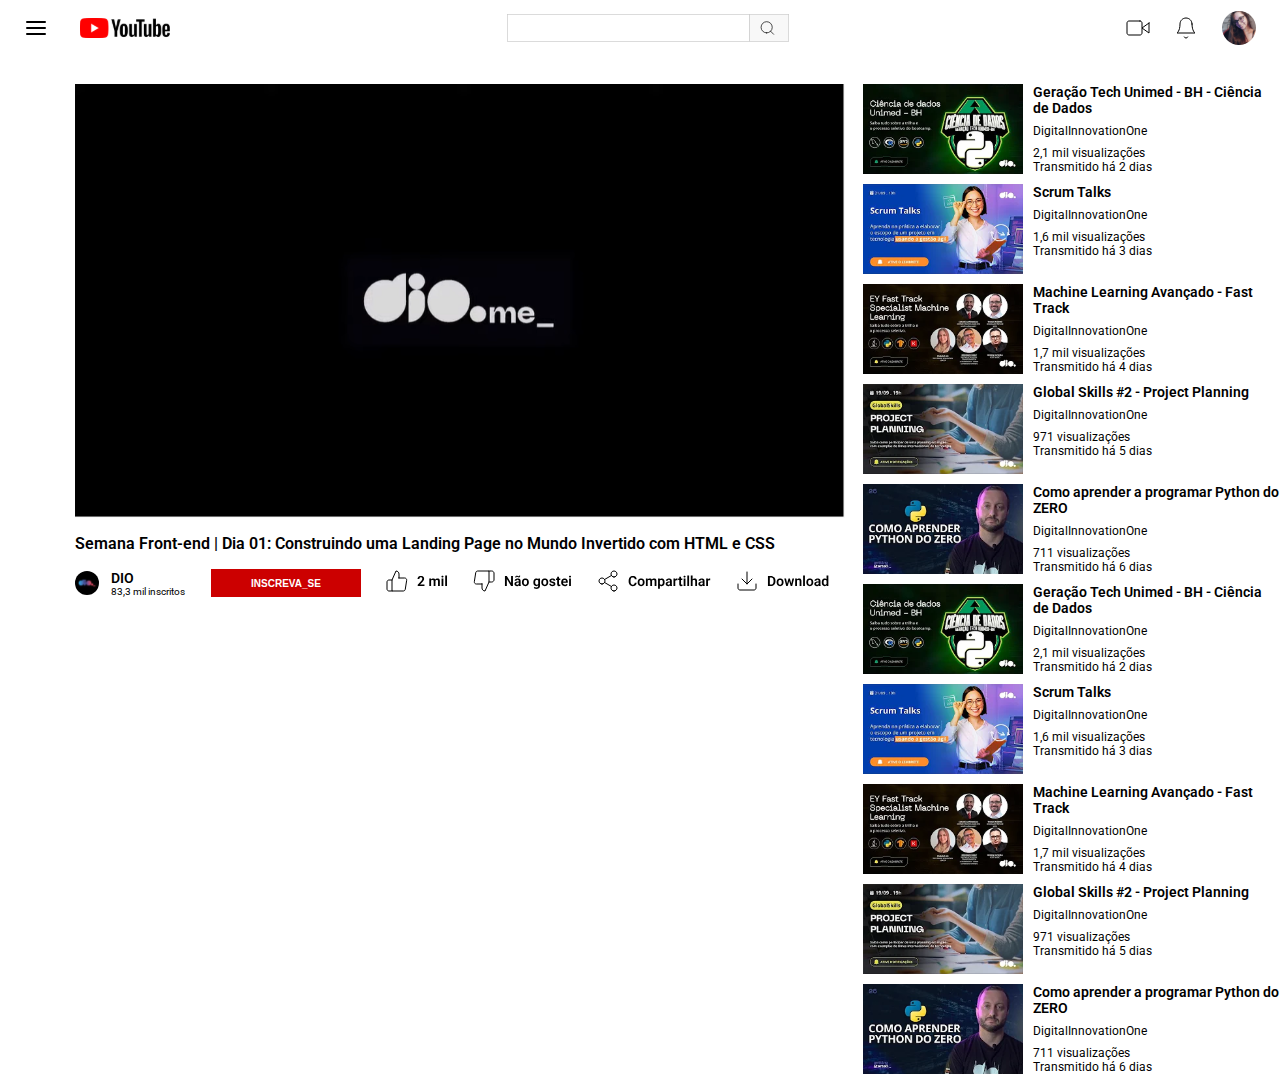
<file: clone pagina youtube/index.html>
<!DOCTYPE html>
<html lang="en">
  <head>
    <meta charset="UTF-8" />
    <meta name="viewport" content="width=device-width, initial-scale=1.0" />
    <title>You Tube</title>
    <link rel="preconnect" href="https://fonts.googleapis.com" />
    <link rel="preconnect" href="https://fonts.gstatic.com" crossorigin />
    <link
      href="https://fonts.googleapis.com/css2?family=Raleway:ital,wght@0,100..900;1,100..900&family=Roboto:ital,wght@0,100..900;1,100..900&display=swap"
      rel="stylesheet"
    />
    <link rel="stylesheet" href="style.css" />
  </head>
  <body>
    <header>
      <nav class="menu_nav">
        <div class="menu_youtube">
          <img src="img/menu.svg" alt="menu hamburguer" />
          <img src="img/youtube 1.svg" alt="menu youtube" />
        </div>
        <div class="menu_search">
          <img src="img/Center.svg" alt="imagem da busca do youtube" />
        </div>
        <div class="menu_usuario">
          <img src="img/video.svg" alt="ícone de camera" />
          <img src="img/bell.svg" alt="ícone de busca" />
          <img src="img/Avatar.svg" alt="imagem de usuário" />
        </div>
      </nav>
    </header>
    <section class="section">
      <div class="information">
        <img src="img/image 2.svg" alt="imagem do logo da Dio" id="img_dio" />
        <p class="information_principal">
          Semana Front-end | Dia 01: Construindo uma Landing Page no Mundo
          Invertido com HTML e CSS
        </p>
        <div class="information_actions">
            <div class="information_actions_logo">
                <img src="img/Channel Avatar.svg" alt="imagem do canal da Dio" id="logo_dio">
                <div class="information_paragrafo">
                    <p class="dio">DIO</p>
                    <p class="information_actions_logo_inscritos">83,3 mil inscritos</p>
                </div>
            </div>
            <button class="information_button">INSCREVA_SE</button>
            <img src="img/Like.svg" alt="">
            <img src="img/Deslike.svg" alt="">
            <img src="img/Share.svg" alt="">
            <img src="img/Download.svg" alt="">
        </div>
      </div>
      <div class="sidebar">
        <div class="sidebar_list">
            <img src="img/thumbs/Thumb (1).svg" alt="thumb de video">
            <div class="sidebar_information">
                <p class="sidebar_list_title">Geração Tech Unimed - BH - Ciência de Dados</p>
                <p class="sidebar_list_p">DigitalInnovationOne</p>
                <p class="sidebar_list_p"><span class="side_span">2,1 mil visualizações</span>Transmitido há 2 dias</p>
            </div>
        </div>
        <div class="sidebar_list">
            <img src="img/thumbs/image 12.svg" alt="thumb de video">
            <div class="sidebar_information">
                <p class="sidebar_list_title">Scrum Talks</p>
                <p class="sidebar_list_p">DigitalInnovationOne</p>
                <p class="sidebar_list_p"><span class="side_span">1,6 mil visualizações</span> Transmitido há 3 dias</p>
            </div>
        </div>
        <div class="sidebar_list">
            <img src="img/thumbs/image 13.svg" alt="thumb de video">
            <div class="sidebar_information">
                <p class="sidebar_list_title">Machine Learning Avançado - Fast Track</p>
                <p class="sidebar_list_p">DigitalInnovationOne</p>
                <p class="sidebar_list_p"><span class="side_span">1,7 mil visualizações</span> Transmitido há 4 dias</p>
            </div>
        </div>
        <div class="sidebar_list">
            <img src="img/thumbs/image 14.svg" alt="thumb de video">
            <div class="sidebar_information">
                <p class="sidebar_list_title">Global Skills #2 - Project Planning</p>
                <p class="sidebar_list_p">DigitalInnovationOne</p>
                <p class="sidebar_list_p"><span class="side_span">971 visualizações</span> Transmitido há 5 dias</p>
            </div>
        </div>
        <div class="sidebar_list">
            <img src="img/thumbs/image 15.svg" alt="thumb de video">
            <div class="sidebar_information">
                <p class="sidebar_list_title">Como aprender a programar Python do ZERO</p>
                <p class="sidebar_list_p">DigitalInnovationOne</p>
                <p class="sidebar_list_p"><span class="side_span">711 visualizações</span> Transmitido há 6 dias</p>
            </div>
        </div>
         <div class="sidebar_list">
            <img src="img/thumbs/Thumb (1).svg" alt="thumb de video">
            <div class="sidebar_information">
                <p class="sidebar_list_title">Geração Tech Unimed - BH - Ciência de Dados</p>
                <p class="sidebar_list_p">DigitalInnovationOne</p>
                <p class="sidebar_list_p"><span class="side_span">2,1 mil visualizações</span>Transmitido há 2 dias</p>
            </div>
        </div>
        <div class="sidebar_list">
            <img src="img/thumbs/image 12.svg" alt="thumb de video">
            <div class="sidebar_information">
                <p class="sidebar_list_title">Scrum Talks</p>
                <p class="sidebar_list_p">DigitalInnovationOne</p>
                <p class="sidebar_list_p"><span class="side_span">1,6 mil visualizações</span> Transmitido há 3 dias</p>
            </div>
        </div>
        <div class="sidebar_list">
            <img src="img/thumbs/image 13.svg" alt="thumb de video">
            <div class="sidebar_information">
                <p class="sidebar_list_title">Machine Learning Avançado - Fast Track</p>
                <p class="sidebar_list_p">DigitalInnovationOne</p>
                <p class="sidebar_list_p"><span class="side_span">1,7 mil visualizações</span> Transmitido há 4 dias</p>
            </div>
        </div>
        <div class="sidebar_list">
            <img src="img/thumbs/image 14.svg" alt="thumb de video">
            <div class="sidebar_information">
                <p class="sidebar_list_title">Global Skills #2 - Project Planning</p>
                <p class="sidebar_list_p">DigitalInnovationOne</p>
                <p class="sidebar_list_p"><span class="side_span">971 visualizações</span> Transmitido há 5 dias</p>
            </div>
        </div>
        <div class="sidebar_list">
            <img src="img/thumbs/image 15.svg" alt="thumb de video">
            <div class="sidebar_information">
                <p class="sidebar_list_title">Como aprender a programar Python do ZERO</p>
                <p class="sidebar_list_p">DigitalInnovationOne</p>
                <p class="sidebar_list_p"><span class="side_span">711 visualizações</span> Transmitido há 6 dias</p>
            </div>
        </div>
      </div>
    </section>
  </body>
</html>
</file>
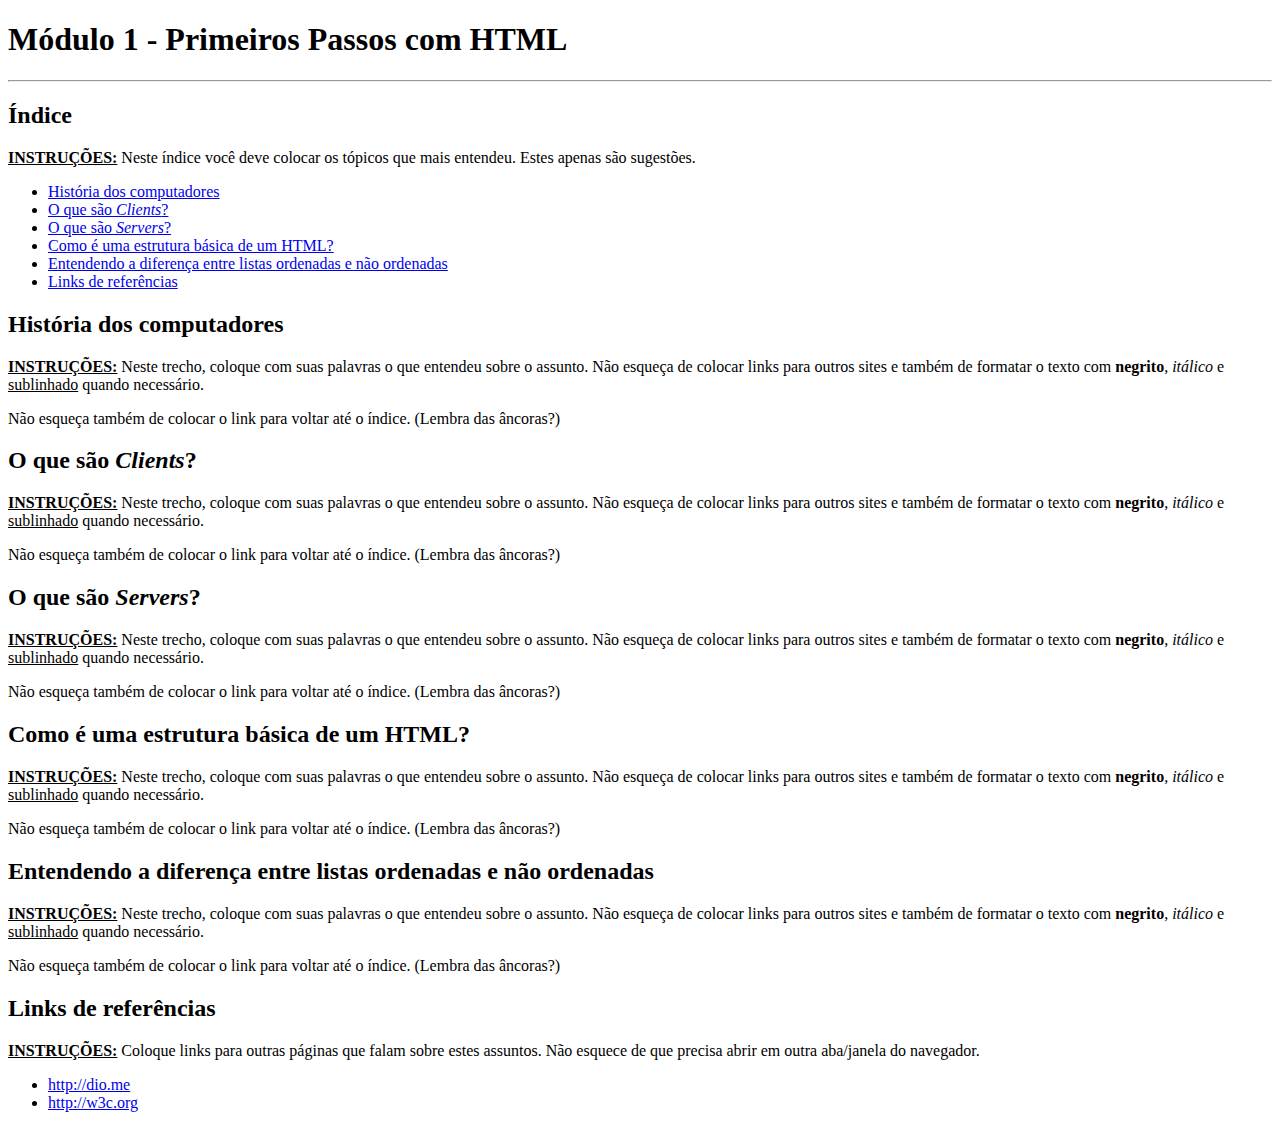
<file: desafio HTML/index.html>
<!DOCTYPE html>
<html lang="en">
<head>
    <meta charset="UTF-8">
    <meta http-equiv="X-UA-Compatible" content="IE=edge">
    <meta name="viewport" content="width=device-width, initial-scale=1.0">
    <title>Página - Módulo I - Primeiros Passos com HTML</title>
</head>
<body>
    <h1>Módulo 1 - Primeiros Passos com HTML</h1>
    <hr />

    <h2>Índice</h2>
    <p><strong><u>INSTRUÇÕES:</u> </strong>Neste índice você deve colocar os tópicos que mais entendeu. Estes apenas são sugestões.</p>
    <ul>
        <li><a href="#">História dos computadores</a></li>
        <li><a href="#">O que são <i>Clients</i>?</a></li>
        <li><a href="#">O que são <i>Servers</i>?</a></li>
        <li><a href="#">Como é uma estrutura básica de um HTML?</a></li>
        <li><a href="#">Entendendo a diferença entre listas ordenadas e não ordenadas</a></li>
        <li><a href="#">Links de referências</a></li>
    </ul>

    <h2>História dos computadores</h2>
    <p><strong><u>INSTRUÇÕES:</u> </strong>Neste trecho, coloque com suas palavras o que entendeu sobre o assunto. 
       Não esqueça de colocar links para outros sites e também de formatar o texto com 
       <strong>negrito</strong>, <i>itálico</i> e <u>sublinhado</u> quando necessário.</p>
    <p>Não esqueça também de colocar o link para voltar até o índice. (Lembra das âncoras?)</p>

    <h2>O que são <i>Clients</i>?</h2>
    <p><strong><u>INSTRUÇÕES:</u> </strong>Neste trecho, coloque com suas palavras o que entendeu sobre o assunto. 
       Não esqueça de colocar links para outros sites e também de formatar o texto com 
       <strong>negrito</strong>, <i>itálico</i> e <u>sublinhado</u> quando necessário.</p>
    <p>Não esqueça também de colocar o link para voltar até o índice. (Lembra das âncoras?)</p>

    <h2>O que são <i>Servers</i>?</h2>
    <p><strong><u>INSTRUÇÕES:</u> </strong>Neste trecho, coloque com suas palavras o que entendeu sobre o assunto. 
       Não esqueça de colocar links para outros sites e também de formatar o texto com 
       <strong>negrito</strong>, <i>itálico</i> e <u>sublinhado</u> quando necessário.</p>
    <p>Não esqueça também de colocar o link para voltar até o índice. (Lembra das âncoras?)</p>

    <h2>Como é uma estrutura básica de um HTML?</h2>
    <p><strong><u>INSTRUÇÕES:</u> </strong>Neste trecho, coloque com suas palavras o que entendeu sobre o assunto. 
       Não esqueça de colocar links para outros sites e também de formatar o texto com 
       <strong>negrito</strong>, <i>itálico</i> e <u>sublinhado</u> quando necessário.</p>
    <p>Não esqueça também de colocar o link para voltar até o índice. (Lembra das âncoras?)</p>

    <h2>Entendendo a diferença entre listas ordenadas e não ordenadas</h2>
    <p><strong><u>INSTRUÇÕES:</u> </strong>Neste trecho, coloque com suas palavras o que entendeu sobre o assunto. 
       Não esqueça de colocar links para outros sites e também de formatar o texto com 
       <strong>negrito</strong>, <i>itálico</i> e <u>sublinhado</u> quando necessário.</p>
    <p>Não esqueça também de colocar o link para voltar até o índice. (Lembra das âncoras?)</p>

    <h2>Links de referências</h2>
    <p><strong><u>INSTRUÇÕES:</u> </strong>Coloque links para outras páginas que falam sobre estes assuntos. Não esquece de que precisa abrir em outra aba/janela do navegador.</p>
    <ul>
        <li><a href="#">http://dio.me</a></li>
        <li><a href="#">http://w3c.org</a></li>
    </ul>

</body>
</html>
</file>
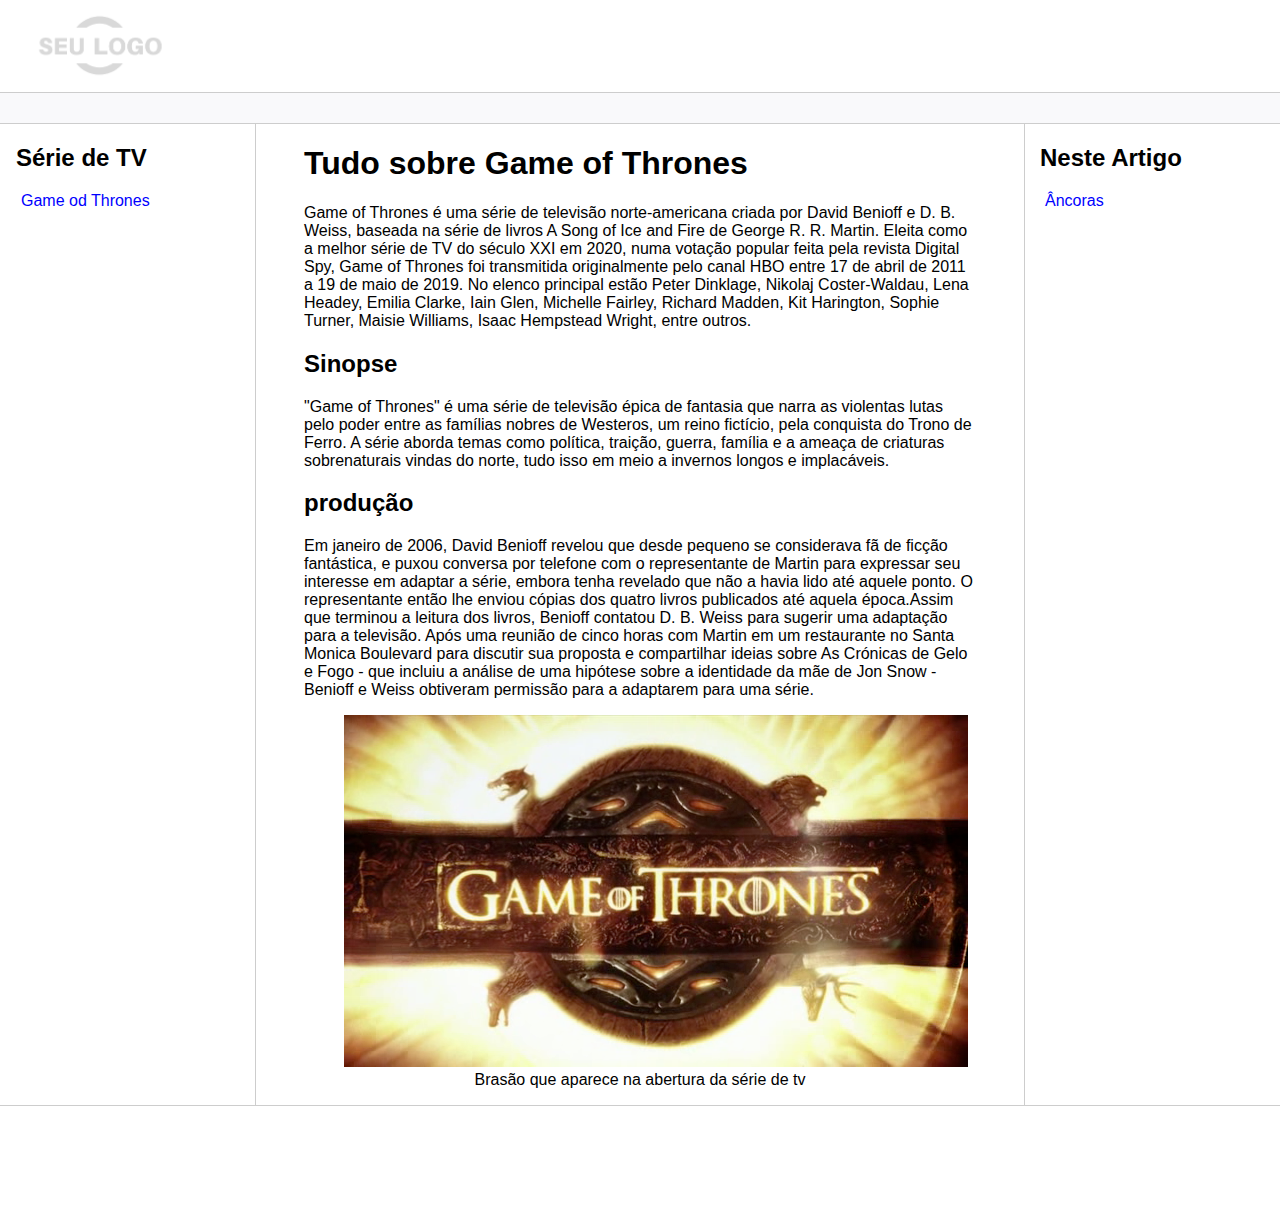
<file: desafio HTML_2/index.html>
<!DOCTYPE html>
<html lang="pt-br">
<head>
    <meta charset="UTF-8">
    <meta http-equiv="X-UA-Compatible" content="IE=edge">
    <meta name="viewport" content="width=device-width, initial-scale=1.0">
    <title>Página Principal</title>
    <link rel="stylesheet" href="assets/css/style.css">
</head>
<body>

    <div>   
        <div class="logo">
            <img src="assets/imagens/logo.png" width="200" alt="Logo da marca"/>
        </div>
    </div>

    <div class="bar"></div>

    <div class="content">
        <div class="sidebar">
            <h2>Série de TV</h2>
            <ul>
                <li><a href="https://pt.wikipedia.org/wiki/Game_of_Thrones#" target="_blank">Game od Thrones</a></li>
            </ul>
        </div>

        <div class="main">
            <h1>Tudo sobre Game of Thrones</h1>
            <p>
                Game of Thrones é uma série de televisão norte-americana criada por David Benioff e D. B. Weiss, 
                baseada na série de livros A Song of Ice and Fire de George R. R. Martin. Eleita como a melhor série de TV do século XXI em 2020, 
                numa votação popular feita pela revista Digital Spy, Game of Thrones foi transmitida originalmente pelo canal HBO entre 17 de abril de 2011 a 19 de maio de 2019. 
                No elenco principal estão Peter Dinklage, Nikolaj Coster-Waldau, Lena Headey, Emilia Clarke, Iain Glen, Michelle Fairley, Richard Madden, Kit Harington,
                Sophie Turner, Maisie Williams, Isaac Hempstead Wright, entre outros.
            </p>

            <h2>Sinopse</h2>
            <p>"Game of Thrones" é uma série de televisão épica de fantasia que narra as violentas lutas pelo poder entre as famílias nobres de Westeros, um reino fictício, pela conquista do Trono de Ferro. A série aborda temas como política, traição, guerra, família e a ameaça de criaturas sobrenaturais vindas do norte, tudo isso em meio a invernos longos e implacáveis. </p>

            <h2>produção</h2>
            <p>Em janeiro de 2006, David Benioff revelou que desde pequeno se considerava fã de ficção fantástica, e puxou conversa por telefone com o representante de Martin para expressar seu interesse em adaptar a série, embora tenha revelado que não a havia lido até aquele ponto. O representante então lhe enviou cópias dos quatro livros publicados até aquela época.Assim que terminou a leitura dos livros, Benioff contatou D. B. Weiss para sugerir uma adaptação para a televisão. Após uma reunião de cinco horas com Martin em um restaurante no Santa Monica Boulevard para discutir sua proposta e compartilhar ideias sobre As Crónicas de Gelo e Fogo - que incluiu a análise de uma hipótese sobre a identidade da mãe de Jon Snow - Benioff e Weiss obtiveram permissão para a adaptarem para uma série.</p>

            <figure>
                <img src="assets/imagens/game-of-thrones.png" alt="Brasão que aparece na abertura da série de tv">
                <figcaption>Brasão que aparece na abertura da série de tv</figcaption>
            </figure>

        </div>

        <div class="anchors">
            <h2>Neste Artigo</h2>
            <ul>
                <li><a href="#">Âncoras</a></li>
            </ul>
        </div>
    </div>

    <div class="footer">

    </div>
</body>
</html>
</file>
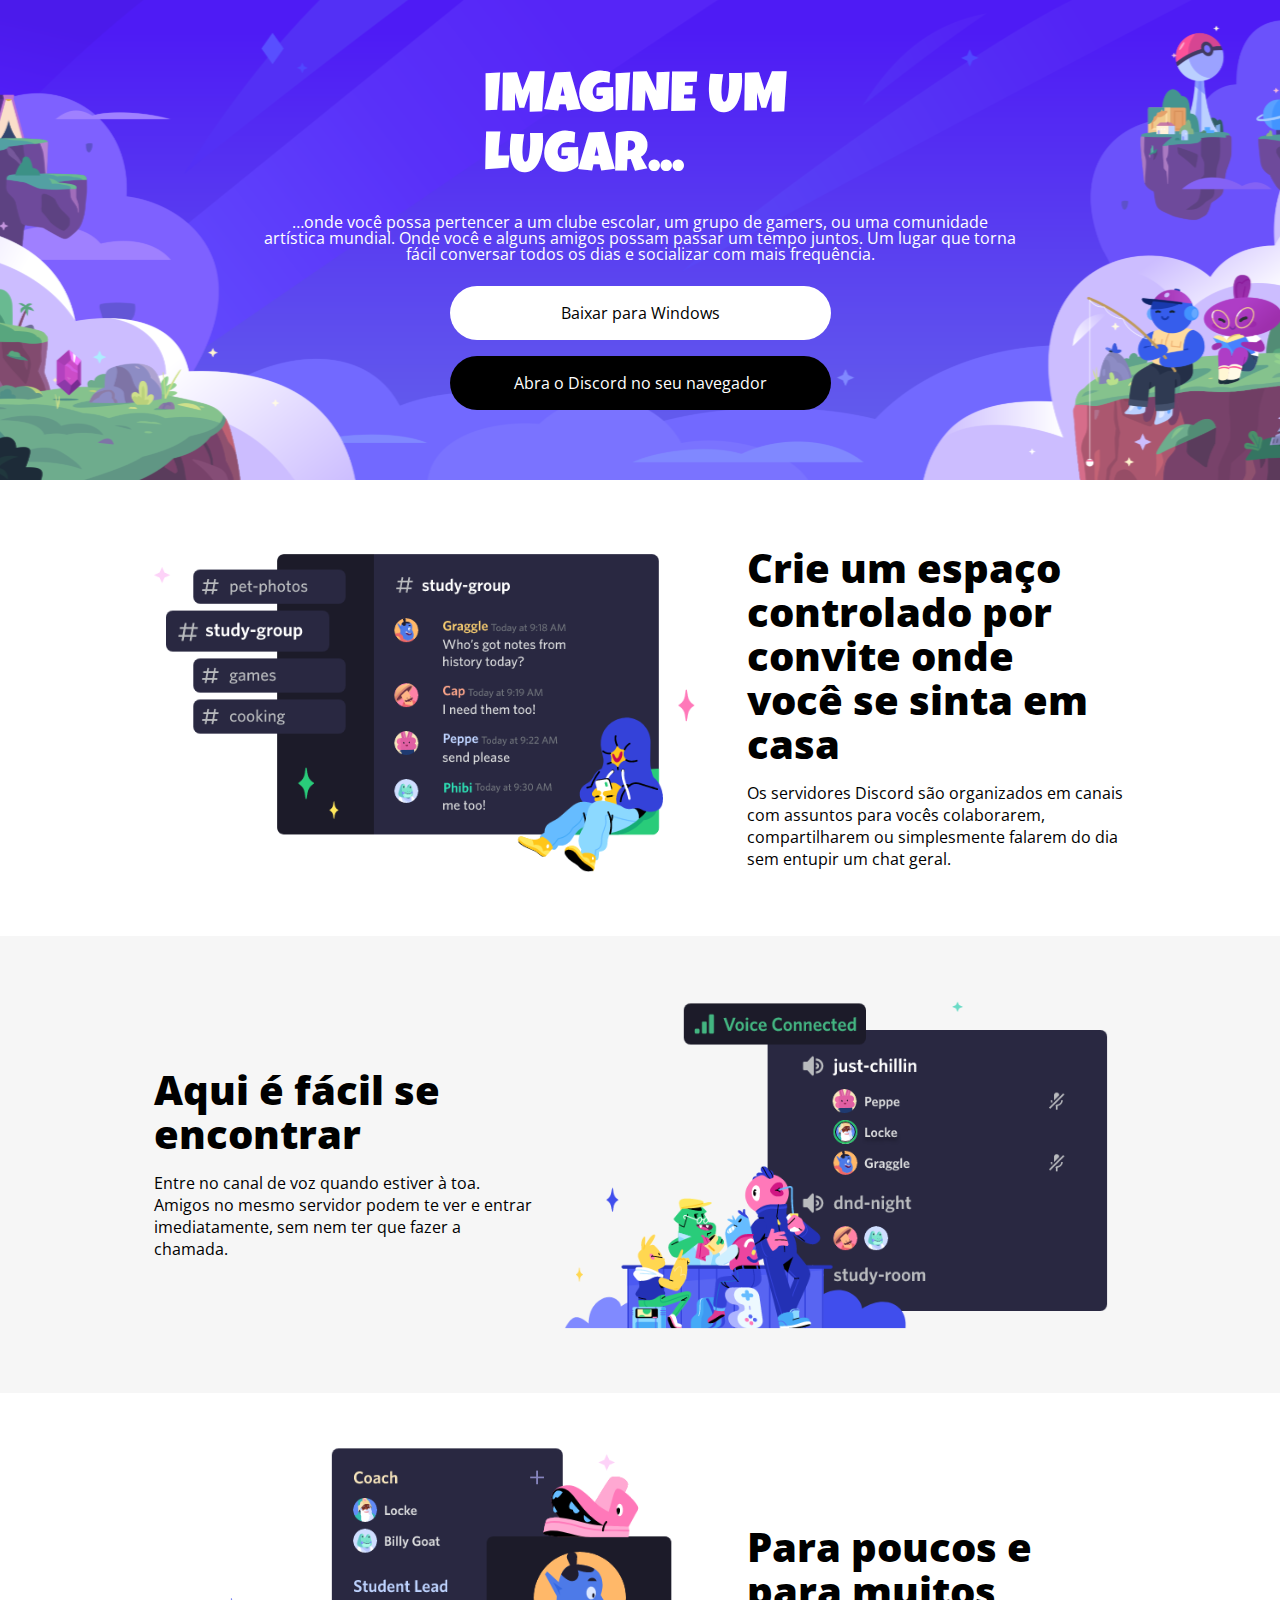
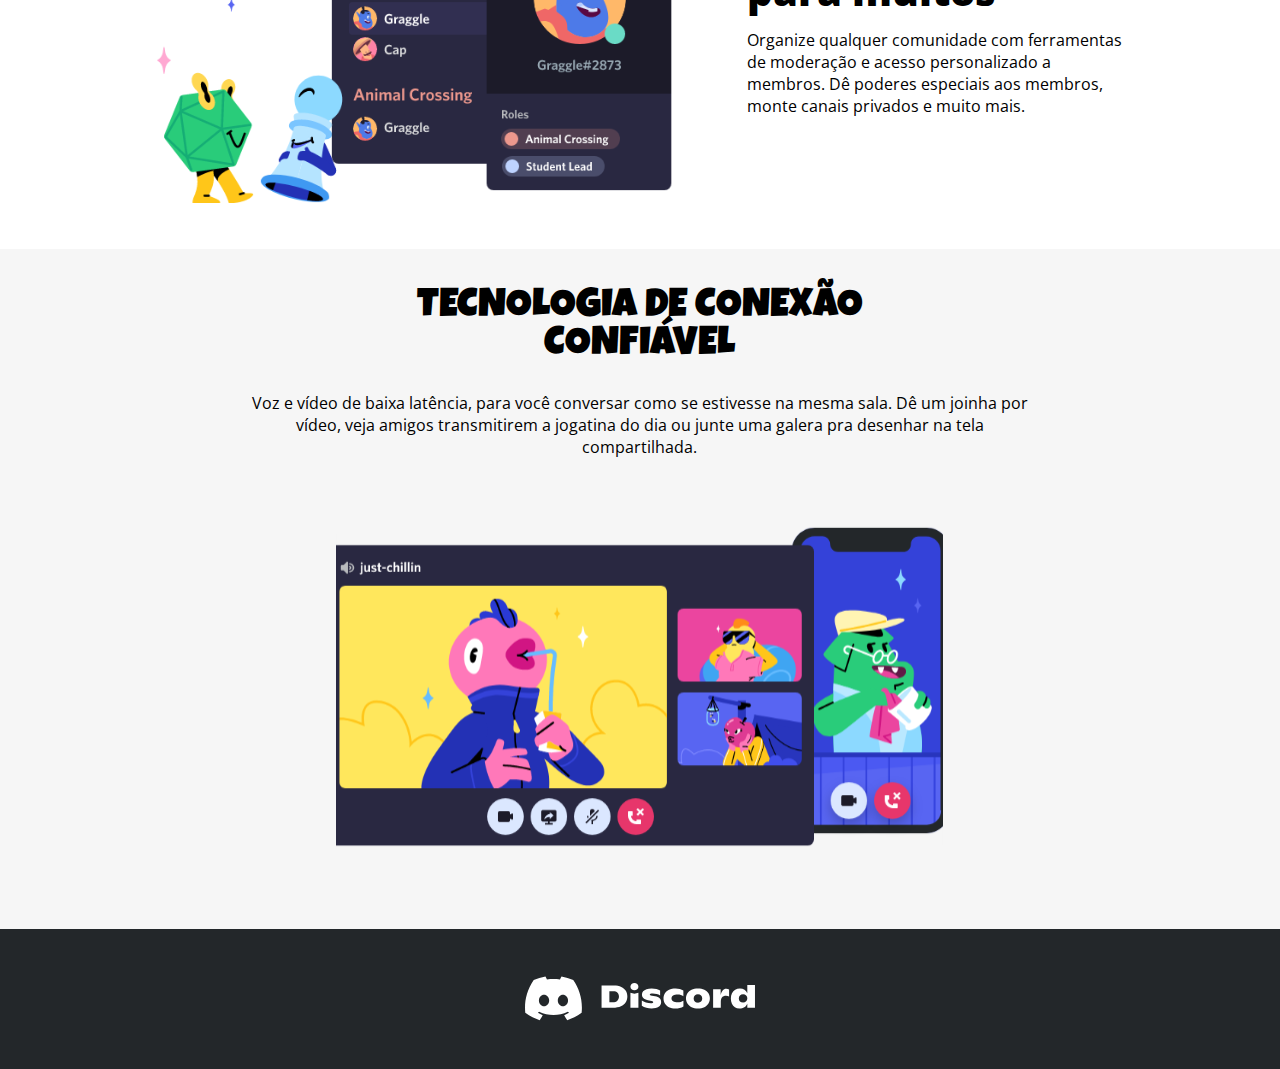
<file: desafio_clone_discord/index.html>
<!DOCTYPE html>
<html lang="en">
  <head>
    <meta charset="UTF-8" />
    <meta name="viewport" content="width=device-width, initial-scale=1.0" />
    <title>Document</title>
    <link rel="preconnect" href="https://fonts.googleapis.com" />
    <link rel="preconnect" href="https://fonts.gstatic.com" crossorigin />
    <link
      href="https://fonts.googleapis.com/css2?family=Luckiest+Guy&family=Raleway:ital,wght@0,100..900;1,100..900&family=Roboto:ital,wght@0,100..900;1,100..900&display=swap"
      rel="stylesheet"
    />
    <link rel="preconnect" href="https://fonts.googleapis.com" />
    <link rel="preconnect" href="https://fonts.gstatic.com" crossorigin />
    <link
      href="https://fonts.googleapis.com/css2?family=Luckiest+Guy&family=Open+Sans:ital,wght@0,300..800;1,300..800&family=Raleway:ital,wght@0,100..900;1,100..900&family=Roboto:ital,wght@0,100..900;1,100..900&display=swap"
      rel="stylesheet"
    />
    <link rel="stylesheet" href="style.css" />
  </head>
  <body>
    <header>
      <div class="discord_header">
        <h1>IMAGINE UM LUGAR...</h1>
        <p>
          …onde você possa pertencer a um clube escolar, um grupo de gamers, ou
          uma comunidade artística mundial. Onde você e alguns amigos possam
          passar um tempo juntos. Um lugar que torna fácil conversar todos os
          dias e socializar com mais frequência.
        </p>
        <div class="discord_header_button">
            <button class="button_1">Baixar para Windows</button>
            <button class="button_2">Abra o Discord no seu navegador</button>
        </div>
      </div>
    </header>
    <section class="section">
        <div class="section_1 order_one">
            <img src="img/Section Image.svg" alt="Imagem passarinho">
            <div class="paragrafo">
                <h2>Crie um espaço controlado por convite onde você se sinta em casa</h2>
                <p>Os servidores Discord são organizados em canais com assuntos para vocês colaborarem, compartilharem ou simplesmente falarem do dia sem entupir um chat geral.</p>
            </div>
        </div>
         <div class="section_1 background order_two">
            <img src="img/Section Image (1).svg" alt="Imagem passarinho">
            <div class="paragrafo">
                <h2>Aqui é fácil se encontrar</h2>
                <p>Entre no canal de voz quando estiver à toa. Amigos no mesmo servidor podem te ver e entrar imediatamente, sem nem ter que fazer a chamada.</p>
            </div>
        </div>
          <div class="section_1 order_tree">
            <img src="img/Section Image (2).svg" alt="Imagem passarinho">
            <div class="paragrafo">
                <h2>Para poucos e para muitos</h2>
                <p>Organize qualquer comunidade com ferramentas de moderação e acesso personalizado a membros. Dê poderes especiais aos membros, monte canais privados e muito mais.</p>
            </div>
        </div>
           <div class="section_1 background order_four">
            <h2 class="terceiro_titulo">TECNOLOGIA DE CONEXÃO CONFIÁVEL</h2>
            <p>Voz e vídeo de baixa latência, para você conversar como se estivesse na mesma sala. Dê um joinha por vídeo, veja amigos transmitirem a jogatina do dia ou junte uma galera pra desenhar na tela compartilhada.</p>
            <img src="img/Section Image (3).svg" alt="Imagem passarinho">
        </div>
    </section>
    <footer>
        <img src="img/svgexport-15 1.svg" alt="imagem discord">
    </footer>
  </body>
</html>
</file>
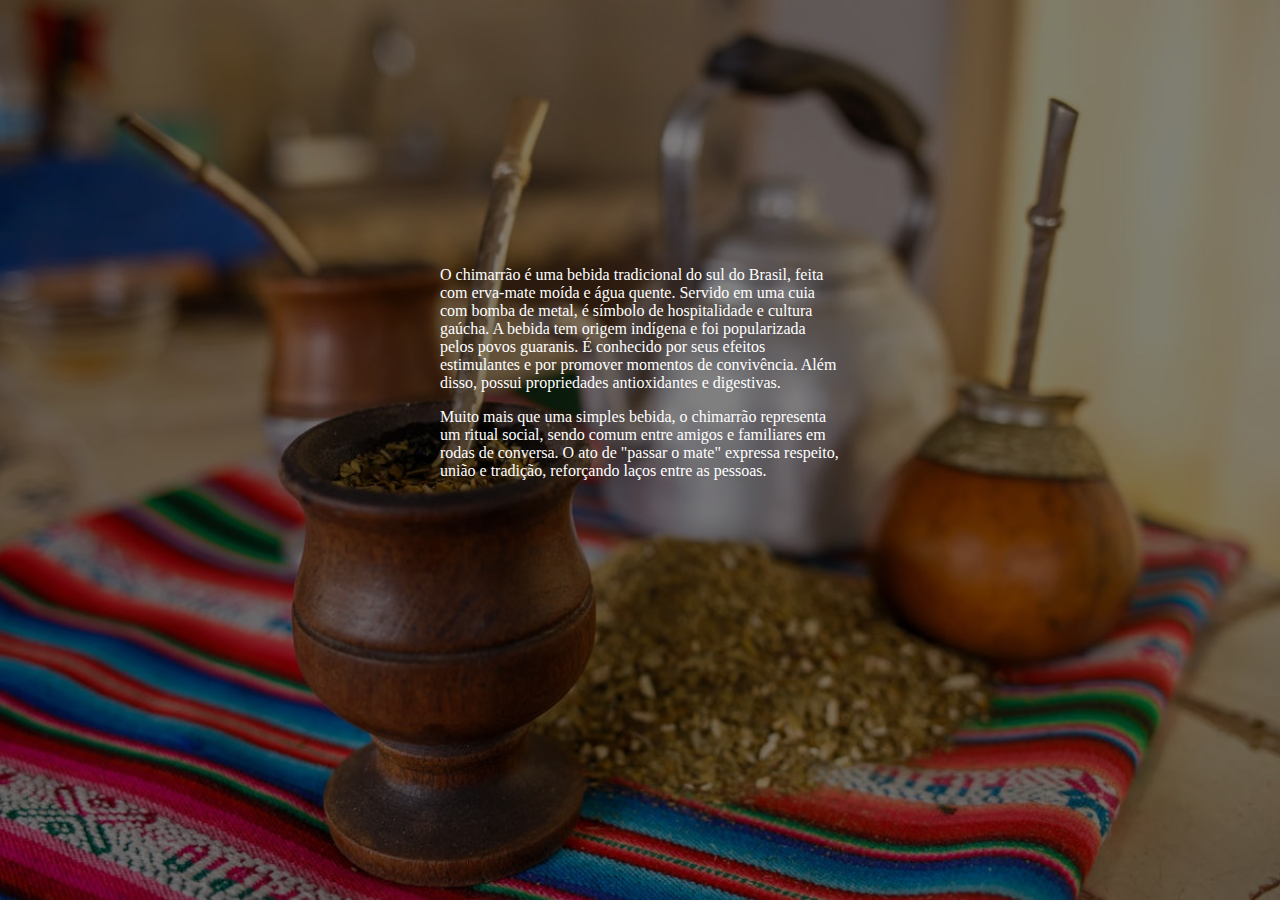
<file: exemplo/index.html>
<!DOCTYPE html>
<html lang="en">
  <head>
    <meta charset="UTF-8" />
    <meta name="viewport" content="width=device-width, initial-scale=1.0" />
    <title>Document</title>
    <style>
      html,
      body {
        height: 100%;
        margin: 0;
      }

      body {
        display: flex;
        justify-content: center;
        align-items: center;
        background-image: url("../assets/img/pexels-cristian-rojas-8279914 (1).jpg");
        background-size: cover; /* cobre tudo */
        background-position: center; /* centraliza */
        background-repeat: no-repeat;
        background-color: rgba(0, 0, 0, 0.5);
        background-blend-mode: multiply;
      }

      @media screen and (max-width:690px) {
        body {
          background-image: url(../assets/img/pexels-alex-dos-santos-305643819-33077946.jpg);
        }
      }
      .text {
        width: 400px;
        height: 400px;
        margin: 20px;
      }
      p {
        color: white;
      }
    </style>
  </head>
  <body>
    <div class="text">
      <p>
        O chimarrão é uma bebida tradicional do sul do Brasil, feita com
        erva-mate moída e água quente. Servido em uma cuia com bomba de metal, é
        símbolo de hospitalidade e cultura gaúcha. A bebida tem origem indígena
        e foi popularizada pelos povos guaranis. É conhecido por seus efeitos
        estimulantes e por promover momentos de convivência. Além disso, possui
        propriedades antioxidantes e digestivas.
      </p>
       <p>
       Muito mais que uma simples bebida, o chimarrão representa um ritual social, sendo comum entre amigos e familiares em rodas de conversa. O ato de "passar o mate" expressa respeito, união e tradição, reforçando laços entre as pessoas.
      </p>
    </div>
  </body>
</html>
</file>
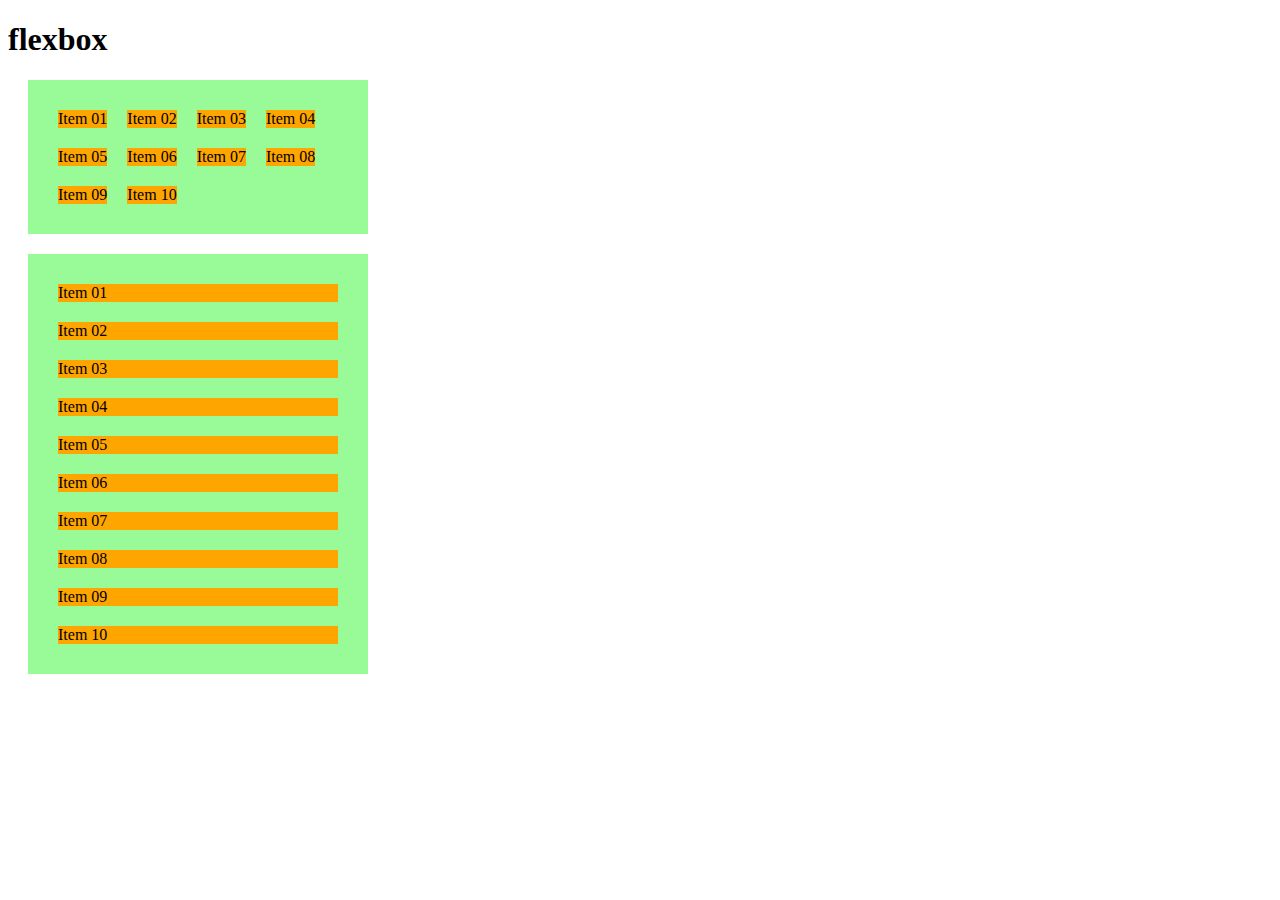
<file: flexbox/index.html>
<!DOCTYPE html>
<html lang="en">
<head>
    <meta charset="UTF-8">
    <meta name="viewport" content="width=device-width, initial-scale=1.0">
    <title>Document</title>
    <link rel="stylesheet" href="style.css">
</head>
<body>
    <h1>flexbox</h1>
    <div class="container" id="container-01">
        <div class="item">Item 01</div>
        <div class="item">Item 02</div>
        <div class="item">Item 03</div>
        <div class="item">Item 04</div>
        <div class="item">Item 05</div>
        <div class="item">Item 06</div>
        <div class="item">Item 07</div>
        <div class="item">Item 08</div>
        <div class="item">Item 09</div>
        <div class="item">Item 10</div>
    </div>

     <div class="container" id="container-02">
        <div class="item">Item 01</div>
        <div class="item">Item 02</div>
        <div class="item">Item 03</div>
        <div class="item">Item 04</div>
        <div class="item">Item 05</div>
        <div class="item">Item 06</div>
        <div class="item">Item 07</div>
        <div class="item">Item 08</div>
        <div class="item">Item 09</div>
        <div class="item">Item 10</div>
    </div>
</body>
</html>
</file>
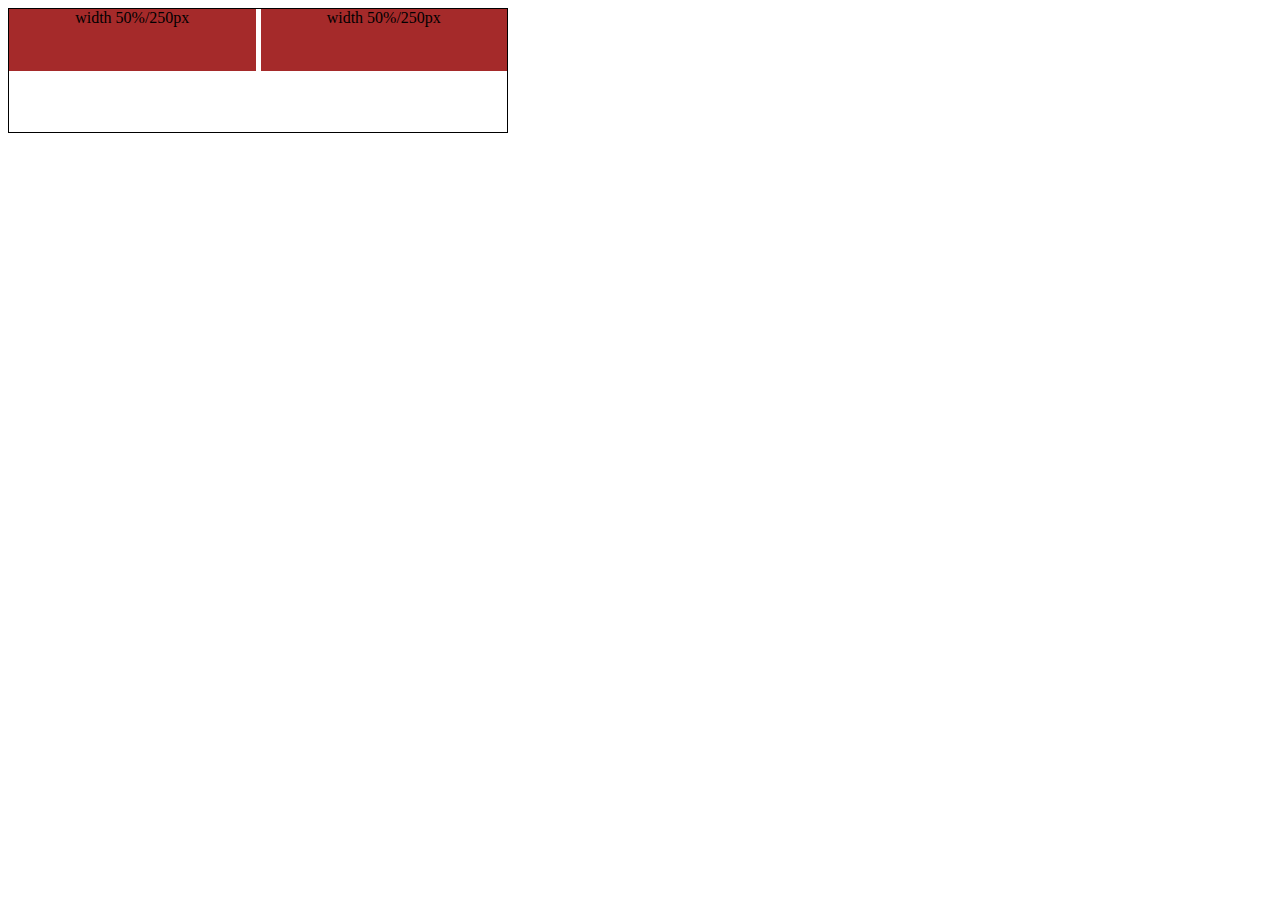
<file: unidade de medida/index.html>
<!DOCTYPE html>
<html lang="en">
  <head>
    <meta charset="UTF-8" />
    <meta name="viewport" content="width=device-width, initial-scale=1.0" />
    <title>Document</title>
    <style>
      .div1 {
        border: solid 1px black;
        width: 500px;
        height: 125px;
        display: flex;
        gap: 5px;
        box-sizing: border-box;
      }

      .div2 {
        background-color: brown;
        width: 50%;
        height: 50%;
        text-align: center;
        word-wrap: break-word; /* quebra palavras longas */
        overflow-wrap: break-word; /* alternativa moderna */
        overflow: hidden;
      }
    </style>
  </head>
  <body>
    <div class="div1">
      <div class="div2">width 50%/250px</div>
      <div class="div2">width 50%/250px</div>
    </div>
  </body>
</html>
</file>
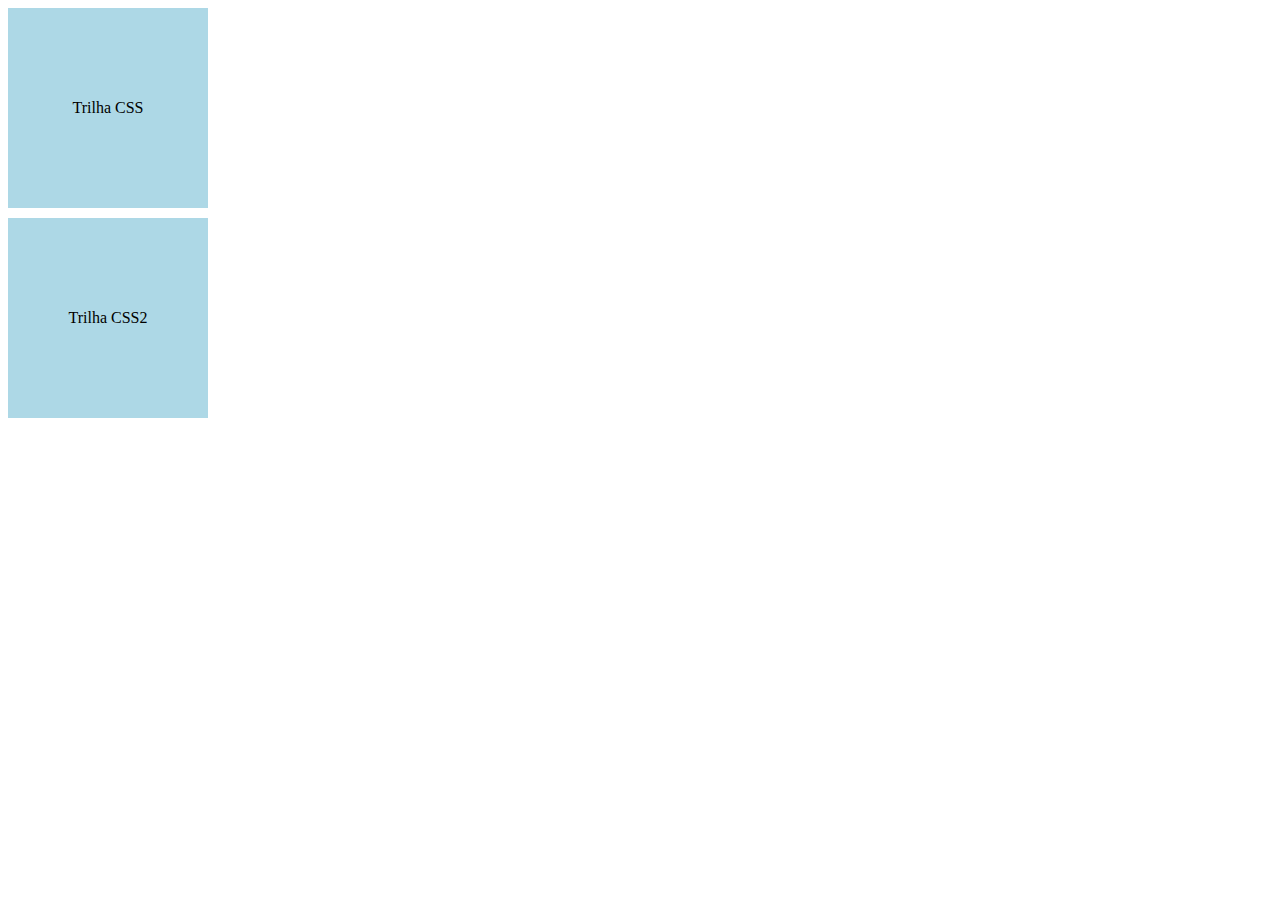
<file: fundamentos do CSS/dimensionamento_espacamento/index.html>
<!DOCTYPE html>
<html lang="en">
<head>
    <meta charset="UTF-8">
    <meta name="viewport" content="width=7, initial-scale=1.0">
    <title>Propiedades de dimensionamento e espaçamento</title>
    <style>
        .divone {
            background-color: lightblue;
            width: 200px;
            height: 200px;
            display: flex;
            align-items: center;
            justify-content: center;
            margin-bottom: 10px;
            padding: 10px;
            box-sizing: border-box;
        }

        .divtwo {
            background-color: lightblue;
            width: 200px;
            height: 200px;
            display: flex;
            align-items: center;
            justify-content: center;
        }
    </style>
</head>
<body>
    <div class="divone">Trilha CSS</div>
    <div class="divtwo">Trilha CSS2</div>
</body>
</html>
</file>
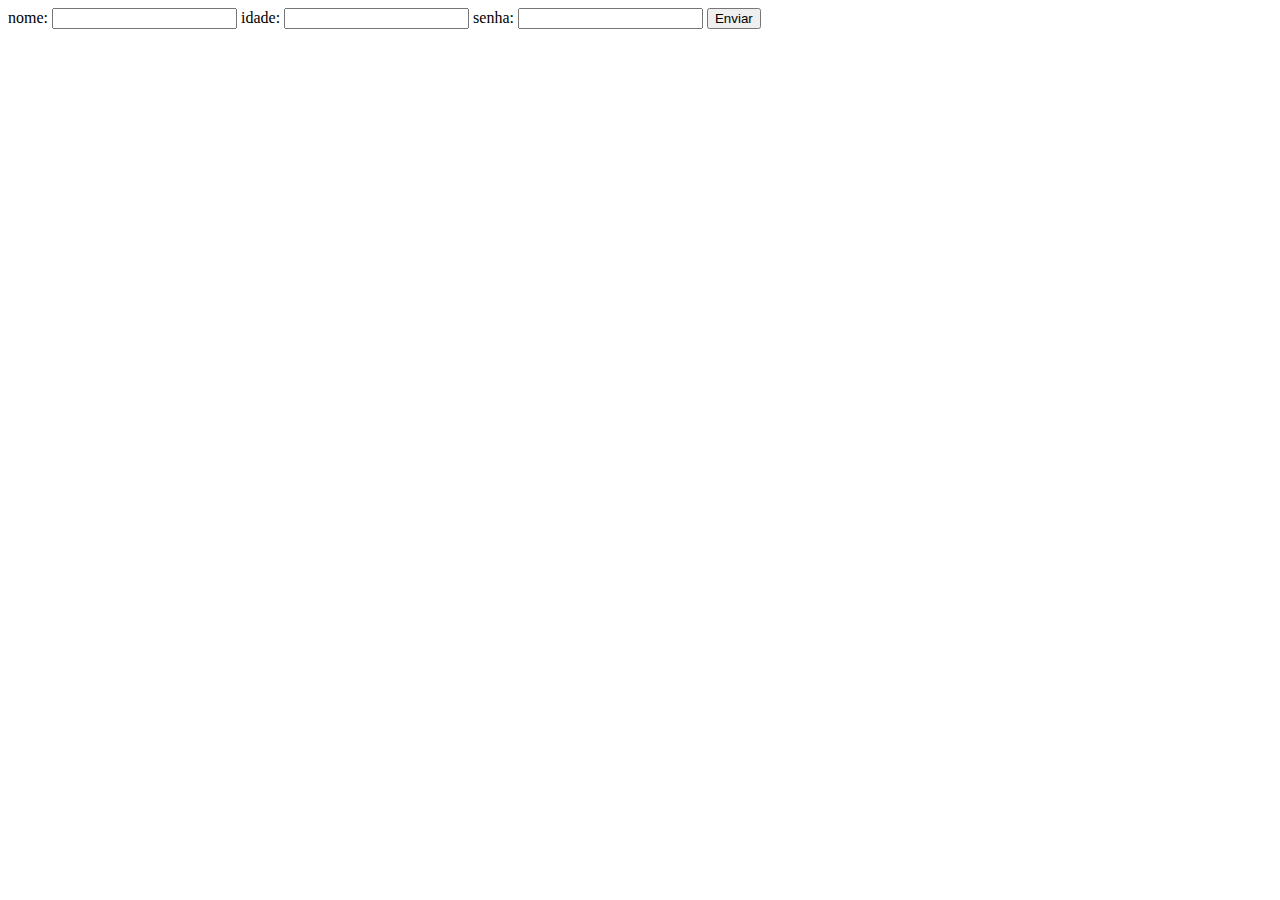
<file: Introdução_html_na_pratica/formulário/index.html>
<!DOCTYPE html>
<html lang="en">
<head>
    <meta charset="UTF-8">
    <meta name="viewport" content="width=device-width, initial-scale=1.0">
    <title>Formulário de cadastro</title>
</head>
<body>
  <form name="signup" method="post" action="#">
    nome: <input type="text" name="name">
    idade: <input type="number" name="age">
    senha: <input type="password" name="password">
    <button type="submit">Enviar</button>
  </form>
</body>
</html>
</file>
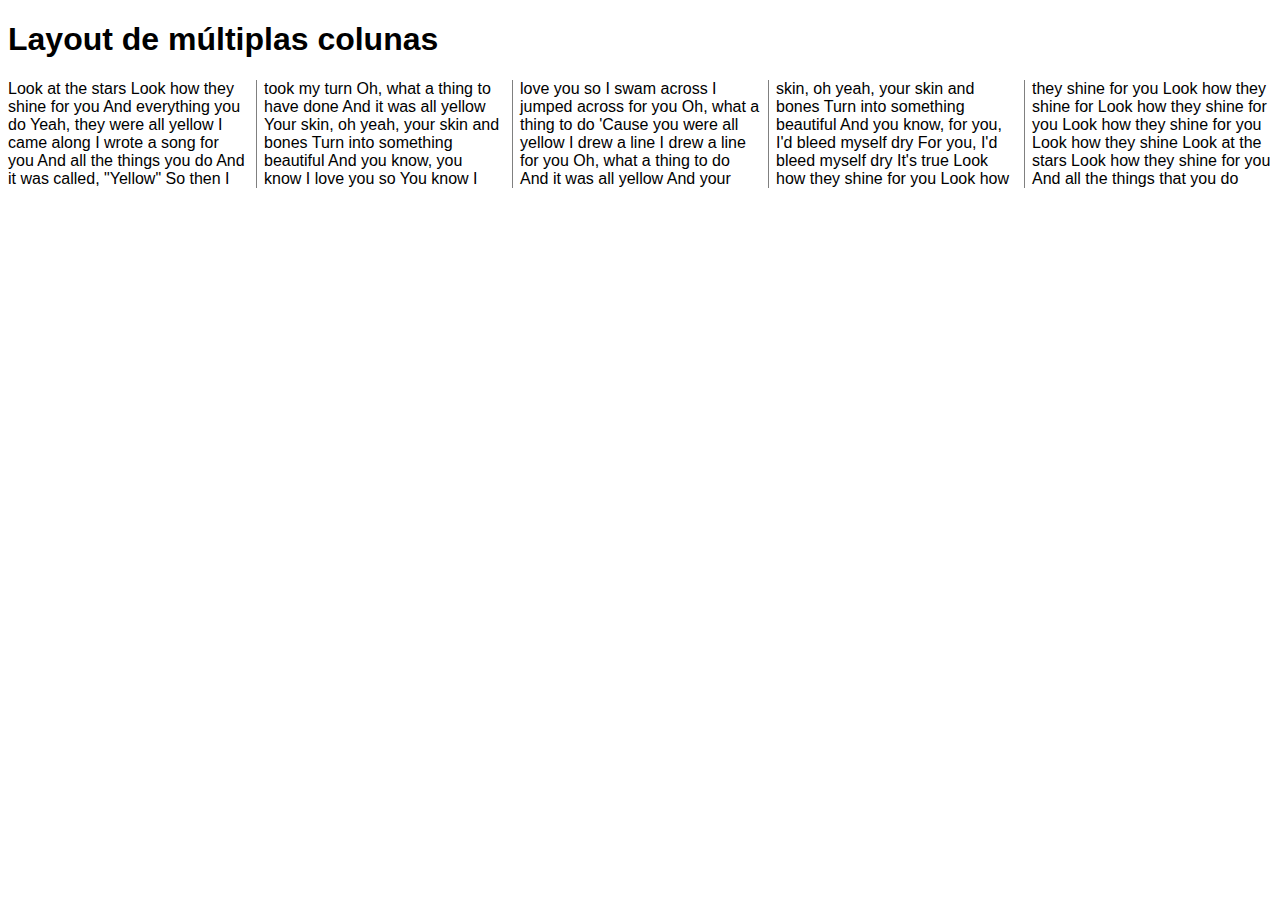
<file: responsividade no css/flexbox1/index.html>
<!DOCTYPE html>
<html lang="en">
  <head>
    <meta charset="UTF-8" />
    <meta name="viewport" content="width=device-width, initial-scale=1.0" />
    <title>Document</title>
    <link rel="stylesheet" href="style.css">
  </head>
  <body>
    <h1>Layout de múltiplas colunas</h1>

    <div class="container">
      Look at the stars Look how they shine for you And everything you do Yeah,
      they were all yellow I came along I wrote a song for you And all the
      things you do And it was called, "Yellow" So then I took my turn Oh, what
      a thing to have done And it was all yellow Your skin, oh yeah, your skin
      and bones Turn into something beautiful And you know, you know I love you
      so You know I love you so I swam across I jumped across for you Oh, what a
      thing to do 'Cause you were all yellow I drew a line I drew a line for you
      Oh, what a thing to do And it was all yellow And your skin, oh yeah, your
      skin and bones Turn into something beautiful And you know, for you, I'd
      bleed myself dry For you, I'd bleed myself dry It's true Look how they
      shine for you Look how they shine for you Look how they shine for Look how
      they shine for you Look how they shine for you Look how they shine Look at
      the stars Look how they shine for you And all the things that you do
    </div>
  </body>
</html>
</file>
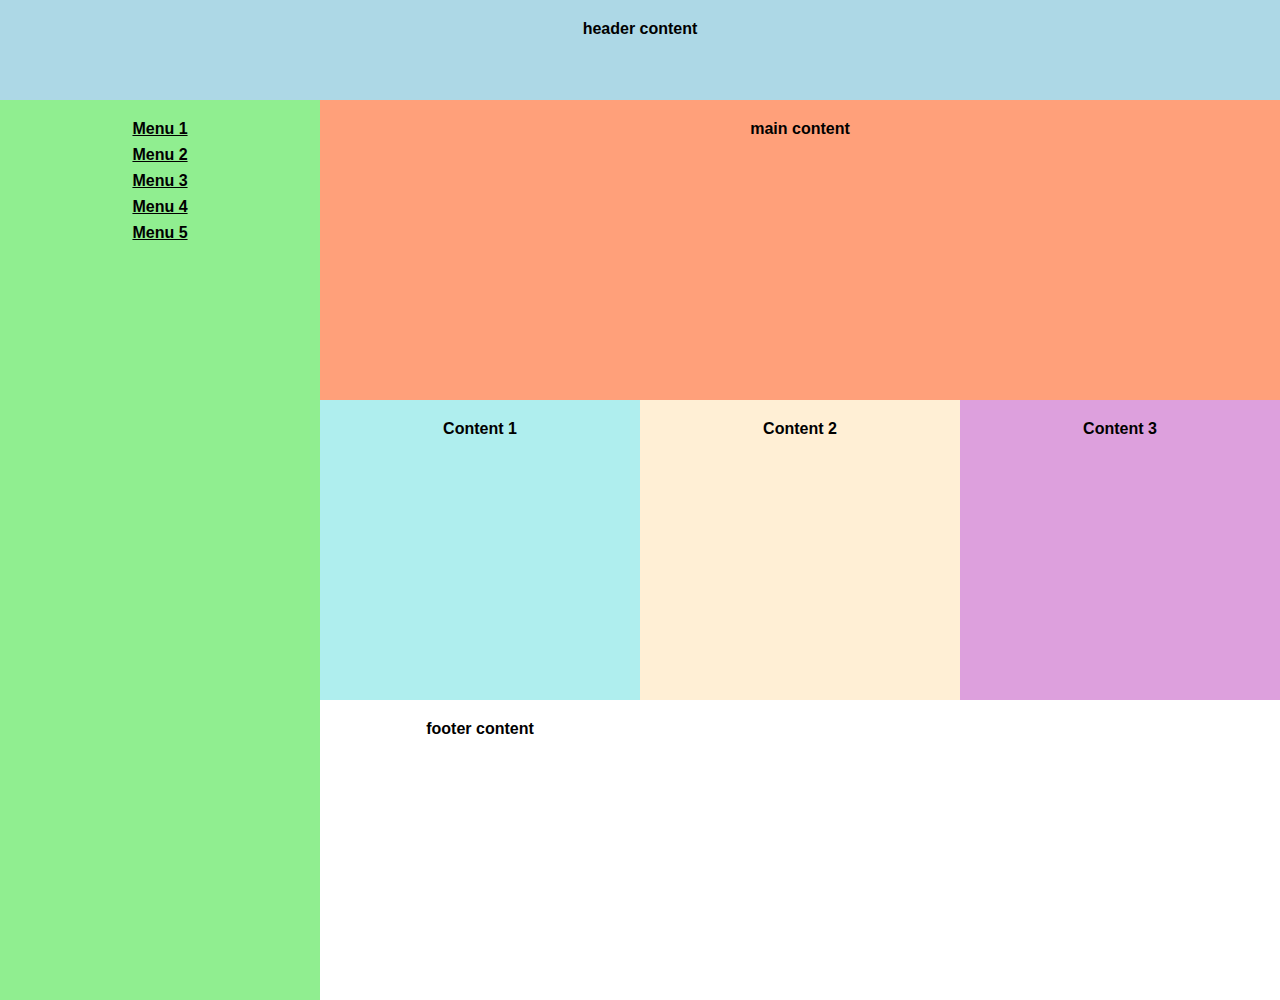
<file: responsividade no css/grid-layout1/index.html>
<!DOCTYPE html>
<html lang="en">
  <head>
    <meta charset="UTF-8" />
    <meta name="viewport" content="width=device-width, initial-scale=1.0" />
    <title>Document</title>
    <link rel="stylesheet" href="style.css" />
  </head>
  <body>
    <header>
      header content
    </header>
    <nav>
      <ul>
        <li><a href="#">Menu 1</a></li>
        <li><a href="#">Menu 2</a></li>
        <li><a href="#">Menu 3</a></li>
        <li><a href="#">Menu 4</a></li>
        <li><a href="#">Menu 5</a></li>
      </ul>
    </nav>
    <section class="main-section-content">
      main content
    </section>
    <section class="content-1">Content 1</section>
    <section class="content-2">Content 2</section>
    <section class="content-3">Content 3</section>
    <footer>
      footer content
    </footer>
  </body>
</html>
</file>
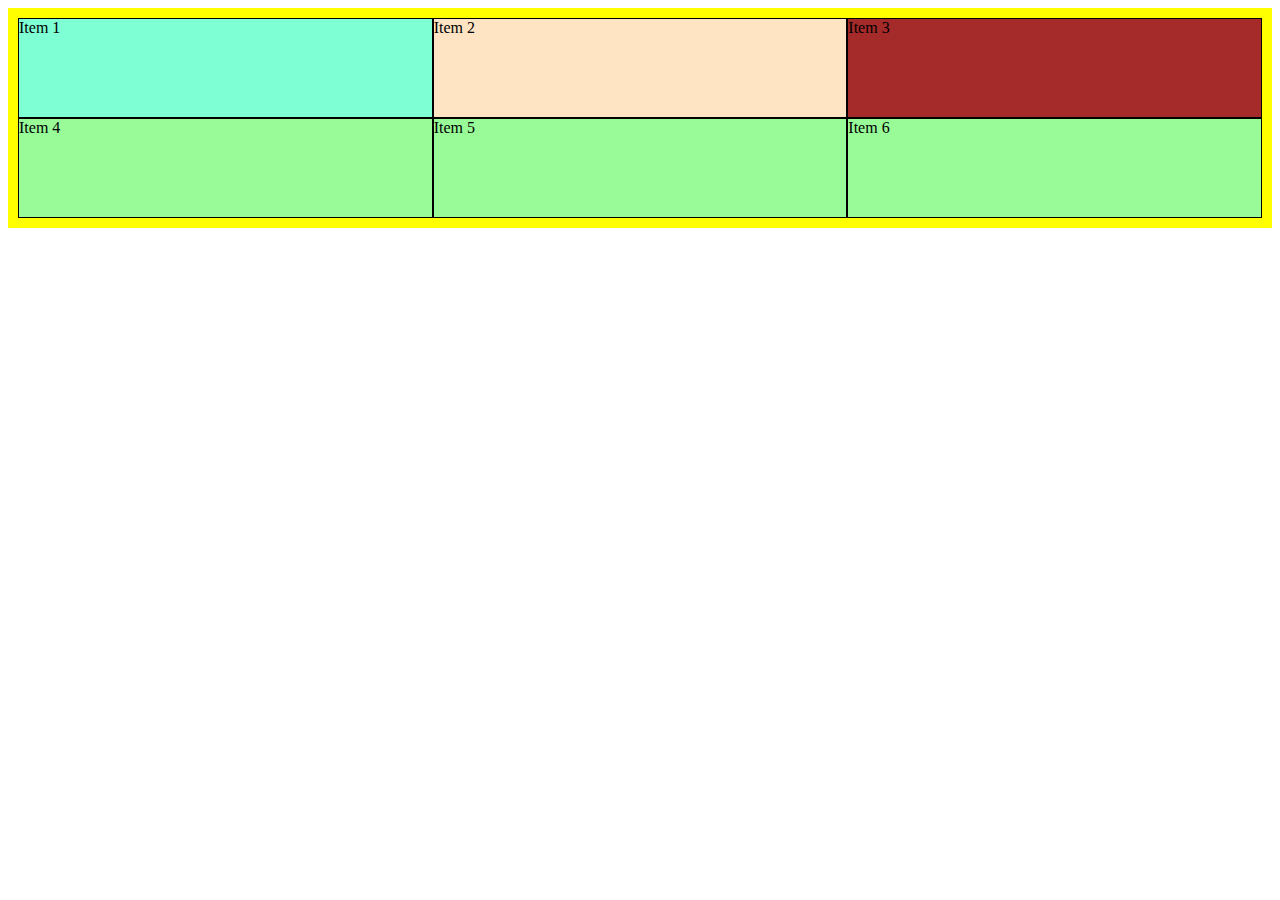
<file: grid_layout/imdex.html>
<!DOCTYPE html>
<html lang="en">
<head>
    <meta charset="UTF-8">
    <meta name="viewport" content="width=device-width, initial-scale=1.0">
    <title>Document</title>
    <link rel="stylesheet" href="style.css">
</head>
<body>
    <div class="container">
        <div class="item item-1">Item 1</div>
        <div class="item item-2">Item 2</div>
        <div class="item item-3">Item 3</div>
        <div class="item item-4">Item 4</div>
        <div class="item item-5">Item 5</div>
        <div class="item item-6">Item 6</div>
    </div>
</body>
</html>
</file>
<file: clone pagina youtube/style.css>
* {
    margin: 0;
    padding: 0;
    box-sizing: border-box;
}

.menu_nav {
  height: 56px;
  display: flex;
  align-items: center;
  justify-content: space-between;
  padding-left: 24px;
  padding-right: 24px;
  margin-bottom: 28px;
}

.section {
    display: flex;
    gap: 18px;
    display: flex;
    justify-content: center;
}

.menu_youtube {
  display: flex;
  align-items: center;
  gap: 32px;
}

.menu_search {
    display: flex;
    align-items: center;
}

.menu_search img {
    height: 28px;
}

.menu_usuario {
    display: flex;
    align-items: center;
    gap: 24px;
}


.information {
    max-width: 800px;
    margin-left: 75px;
    display: flex;
    flex-direction: column;
    gap: 16px;
    font-family: "Roboto", sans-serif;
}

#img_dio {
    width: 770px;
}

.information_principal {
    font-weight: 600;
}

.information_actions {
    display: flex;
    gap: 24px;
}
.information_actions img {
    height: 24px;
}

.information_actions_logo {
    display: flex;
    align-items: center;
    gap: 12px;
    width: 112px;
}

.information_actions_logo_inscritos {
    font-size: 10px;
    font-weight: 400;
    display: inline;
}

#logo_dio {
    height: 24px;
}

.dio {
    font-size: 14px;
    font-weight: 600;
}

.information_paragrafo {
    display: flex;
    flex-direction: column;
}

.information_button {
    width: 150px;
    height: 28px;
    background-color: #CC0000;
    color: white;
    border: none;
    cursor: pointer;
    font-size: 10px;
    font-weight: 600;
}

.sidebar {
    display: flex;
    flex-direction: column;
    gap: 10px;
}

.sidebar_list {
    display: flex;
}

.sidebar_information {
    margin-left: 10px;
    display: flex;
    flex-direction: column;
    gap: 8px;
}

.sidebar_list_title {
    font-family: "roboto";
    font-size: 14px;
    font-weight: 600;
}

.sidebar_list_p {
    font-family: "roboto";
    font-size: 12px;
    font-weight: 400;
}

.side_span {
    display: block;
}
</file>
<file: desafio HTML_2/assets/css/style.css>
body, html {
    margin: 0;
    padding: 0;
    font-family: 'Segoe UI', Tahoma, Geneva, Verdana, sans-serif;
}
ul { list-style: none; padding-left: 5px; }
a { color:blue; text-decoration: none;}
.bar {
    background-color: #f9f9fb;
    padding:15px;
    border-top: solid 1px #cdcdcd;
    border-bottom: solid 1px #cdcdcd;
}
.content {
    max-width: 1440px;
    margin: auto;
    grid-gap: 3rem;
    display: grid;
    gap: 3rem;
    grid-template-areas: "sidebar main anchors";
    grid-template-columns: minmax(0,15rem) minmax(0,2.5fr) minmax(0,15rem);
    padding-left: 1rem;
    padding-right: 1rem;
}
.footer {
    min-height: 100px;
    border-top: solid 1px #cdcdcd;
}
.anchors {
    border-left: solid 1px #cdcdcd;
    padding-left: 15px;
}
.sidebar {
    border-right: solid 1px #cdcdcd;
}
figure {
    text-align: center;
}
</file>
<file: desafio_clone_discord/style.css>
* {
    margin: 0;
    padding: 0;
    box-sizing: border-box;
}

.discord_header {
    background-image: url("img/Header\ Background.svg");
    background-position: center;
    background-size: cover;
    display: flex;
    flex-direction: column;
    justify-content: center;
    padding: 70px 23px 70px 23px;
    gap: 24px;
}

.discord_header h1 {
    text-align: start;
    width: 278px;
    font-weight: 400;
    font-size: 32px;
    line-height: 32px;
    color: white;
    font-family: "Luckiest Guy", cursive;
}

.discord_header p {
    text-align: start;
    width: 381px;
    font-size: 16px;
    line-height: 16px;
    font-weight: 400;
    color: white;
    font-family: "Open Sans", sans-serif;
}

.discord_header button {
    width: 381px;
    height: 54px;
    border-radius: 28px;
    border-style: none;
    cursor: pointer;
}

.button_1 {
    background-color: white;
    color: black;
    font-family: "Open Sans", sans-serif;
    font-size: 16px;
    line-height: 16px;
    font-weight: 400;
}


.button_2 {
    background-color: black;
    color: white;
    font-family: "Open Sans", sans-serif;
    font-size: 16px;
    line-height: 16px;
    font-weight: 400;
}

.discord_header_button {
    display: flex;
    flex-direction: column;
    gap: 16px;
}

.section_1 {
    padding: 40px 25px 40px 24px;
    display: flex;
    flex-direction: column;
    gap: 27px;
 
}

h2 {
    width: 370px;
    font-family: "Open Sans", sans-serif;
    font-size: 24px;
    line-height: 32px;
    font-weight: 800;
}

p {
    width: 378px;
    font-family: "Open Sans", sans-serif;
    font-size: 16px;
    line-height: 22px;
    font-weight: 400;
}

.background {
    background-color: #F6F6F6;
}

.terceiro_titulo {
    font-family: "Luckiest Guy", cursive;
    font-size: 32px;
    font-weight: 400;
    line-height: 38px;
}

footer {
    background-color: #23272A;
    height: 140px;
    display: flex;
    justify-content: center;
    align-items: center;
}

@media screen and (min-width: 1024px) {
    .discord_header {
        display: flex;
        align-items: center;
    }

    .discord_header h1 {
        width: 313px;
        font-size: 56px;
        line-height: 60px;
    }

    .discord_header p {
        width: 757px;
        text-align: center;
    }

    .discord_header_button {
        display: flex;
        gap: 16px;
    }

    .section_1 {
        display: flex;
        flex-direction: row;
        padding-left: 154px;
        padding-right: 155px;
    }
    
    h2 {
        font-size: 40px;
        line-height: 44px;
    }
    
    .paragrafo {
        display: flex;
        flex-direction: column;
        justify-content: center;
        gap: 16px;
    }

    img {
        width: 607px;
    }

    .order_two img {
    order: 2;
    }

    .order_four {
        display: flex;
        flex-direction: column;
        align-items: center;
        justify-content: center;
    }

    .order_four h2 {
        width: 608px;
        font-size: 40px;
        text-align: center;
    }

    .order_four p {
        width: 802px;
        text-align: center;
    }

    footer img {
        width: 230px;
    }

}
</file>
<file: flexbox/style.css>
.container {
    background: palegreen;
    padding: 20px;
    margin: 20px;
    display: flex;
    flex-wrap: wrap;
    width: 300px;
}

.item {
    background: orange;
    margin: 10px;
}

#container-01 {
    flex-direction: row;
}

#container-02 {
    flex-direction: column;
    width: 300px;
}
</file>
<file: responsividade no css/flexbox1/style.css>
body {
    font-family: Arial, Helvetica, sans-serif;
}

/* .container {
    column-count: 3;
} */

.container {
    column-width: 200px;
    column-rule: 1px solid gray;
}
</file>
<file: responsividade no css/grid-layout1/style.css>
body {
    margin: 0;
    font-family: Arial, Helvetica, sans-serif;
    font-weight: bold;
    text-align: center;
    display: grid;
    grid-template-columns: repeat(4, 1fr);
    grid-template-rows: 100px repeat(3, 300px);
    grid-template-areas: 
    "header header header header"
    "navbar main-content main-content main-content"
    "navbar content1 content2 content3"
    "navbar footer footer footer";
}

header, nav, section, footer {
    padding: 20px;
}

header {
    background-color: lightblue;
    grid-area: header;
}

nav {
    background-color: lightgreen;
    grid-area: navbar;
}

.main-section-content {
    background-color: lightsalmon;
    grid-area: main-content;
}

.content-1 {
    background-color: paleturquoise;
     grid-area: content1;
}

.content-2 {
    background-color: papayawhip;
     grid-area: content2;
}

.content-3 {
    background-color: plum;
    grid-area: content3;
}

.footer {
    background-color: lightpink;
    grid-area: footer;
}

ul {
    margin: 0;
    padding: 0;
}

li {
    list-style: none;
    margin-bottom: 8px;
}

li a {
   color: black;
}
</file>
<file: grid_layout/style.css>
.container {
    background:  yellow;
    padding: 10px;
    margin-bottom: 20px;

    display: grid;
    grid-template-columns: repeat(3, 1fr) ;
    grid-auto-rows: minmax(100px, auto);
}

.item {
    background-color: palegreen;
    border: 1px solid black;
}

.item-1 {
    background-color: aquamarine;
}

.item-2 {
    background-color: bisque;
}

.item-3 {
    background-color: brown;
}
</file>
